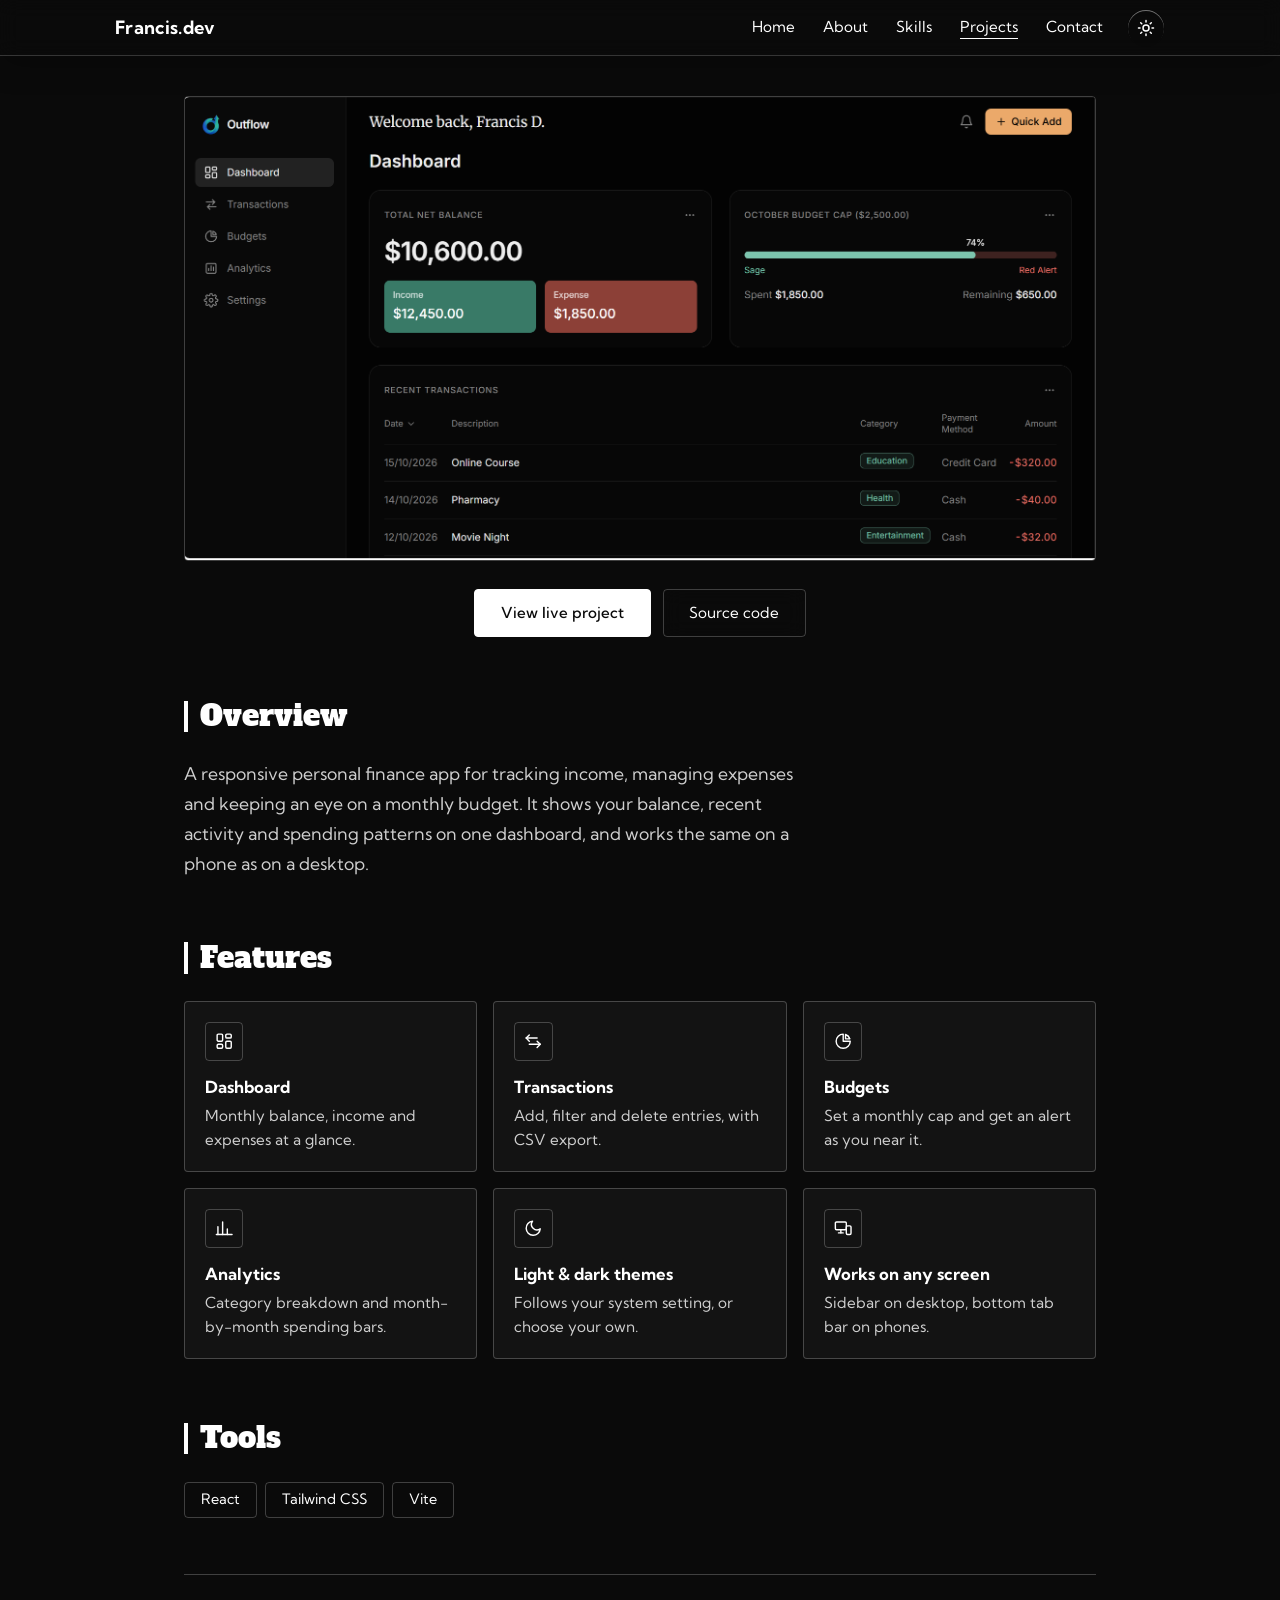
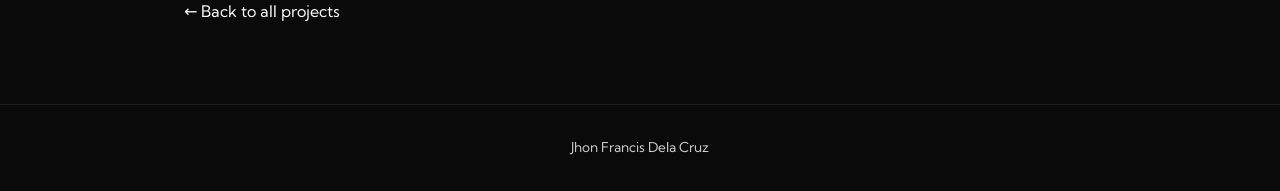
<file: BudgetTracker.html>
<!DOCTYPE html>
<html lang="en">
<head>
  <meta charset="UTF-8">
  <meta name="viewport" content="width=device-width, initial-scale=1">
  <title>Expense &amp; Budget Tracker | Francis Dela Cruz</title>
  <meta name="description" content="Expense &amp; Budget Tracker: a responsive personal finance app for tracking income, managing expenses and monitoring monthly budgets. Built with React, Tailwind CSS and Vite.">

  <link rel="preconnect" href="https://fonts.googleapis.com">
  <link rel="preconnect" href="https://fonts.gstatic.com" crossorigin>
  <link href="https://fonts.googleapis.com/css2?family=Alfa+Slab+One&family=Jaro:opsz@6..72&family=Kumbh+Sans:wght@400;500;700&display=swap" rel="stylesheet">

  <!-- Apply the saved theme before the page paints (same as index.html) -->
  <script>
    try {
      var saved = localStorage.getItem("theme");
      document.documentElement.setAttribute("data-theme", saved === "light" ? "light" : "dark");
    } catch (e) {
      document.documentElement.setAttribute("data-theme", "dark");
    }
  </script>

  <!-- Site styles first, then this page's styles -->
  <link rel="stylesheet" href="css/style.css">
  <link rel="stylesheet" href="css/projectsPage.css">
</head>
<body class="project-body">

  <nav class="nav" aria-label="Main" id="mainNav">
    <a class="nav__logo" href="index.html#home">Francis.dev</a>
    <div class="nav__right">
      <ul class="nav__links" id="navLinks">
        <li><a href="index.html#home">Home</a></li>
        <li><a href="index.html#about">About</a></li>
        <li><a href="index.html#skills">Skills</a></li>
        <li><a href="index.html#projects" class="is-active" aria-current="page">Projects</a></li>
        <li><a href="index.html#contact">Contact</a></li>
      </ul>

      <button class="theme-toggle" id="themeToggle" type="button" aria-label="Switch to light mode" title="Switch to light mode">
        <svg class="theme-toggle__sun" viewBox="0 0 24 24" fill="none" stroke="currentColor" stroke-width="2" stroke-linecap="round" stroke-linejoin="round" aria-hidden="true"><circle cx="12" cy="12" r="4"/><path d="M12 2v2M12 20v2M4.93 4.93l1.41 1.41M17.66 17.66l1.41 1.41M2 12h2M20 12h2M4.93 19.07l1.41-1.41M17.66 6.34l1.41-1.41"/></svg>
        <svg class="theme-toggle__moon" viewBox="0 0 24 24" fill="none" stroke="currentColor" stroke-width="2" stroke-linecap="round" stroke-linejoin="round" aria-hidden="true"><path d="M21 12.79A9 9 0 1 1 11.21 3a7 7 0 0 0 9.79 9.79z"/></svg>
      </button>

      <!-- Hamburger (mobile only) -->
      <button class="nav__burger" id="navBurger" type="button" aria-label="Open menu" aria-expanded="false" aria-controls="navLinks">
        <span></span><span></span><span></span>
      </button>
    </div>
  </nav>

  <main class="project-page">
    <h1 class="visually-hidden">Expense &amp; Budget Tracker</h1>

    <!-- Screenshot in a browser frame -->
    <figure class="project-page__shot">
      <a href="https://outflow-expense-tracker.vercel.app/" target="_blank" rel="noopener noreferrer" aria-label="Open the live Expense and Budget Tracker in a new tab">
        <img src="assets/projects/expense-tracker.png" width="1882" height="957" fetchpriority="high"
             alt="Expense and Budget Tracker dashboard showing total balance, income, expenses, an October budget cap at 74% and a list of recent transactions">
      </a>
    </figure>

    <div class="project-page__actions">
      <a class="btn btn--primary" href="https://outflow-expense-tracker.vercel.app/" target="_blank" rel="noopener noreferrer">View live project</a>
      <a class="btn" href="https://github.com/JhonFrancisDelaCruz/Expense-Tracker" target="_blank" rel="noopener noreferrer">Source code</a>
    </div>

    <section aria-labelledby="overview-title">
      <h2 id="overview-title">Overview</h2>
      <p class="project-page__lead">
        A responsive personal finance app for tracking income, managing expenses
        and keeping an eye on a monthly budget. It shows your balance, recent
        activity and spending patterns on one dashboard, and works the same on a
        phone as on a desktop.
      </p>
    </section>

    <section aria-labelledby="features-title">
      <h2 id="features-title">Features</h2>
      <ul class="project-page__features">
        <li>
          <svg viewBox="0 0 24 24" fill="none" stroke="currentColor" stroke-width="1.8" stroke-linecap="round" stroke-linejoin="round" aria-hidden="true"><rect x="3" y="3" width="7" height="9" rx="1.5"/><rect x="14" y="3" width="7" height="5" rx="1.5"/><rect x="14" y="12" width="7" height="9" rx="1.5"/><rect x="3" y="16" width="7" height="5" rx="1.5"/></svg>
          <strong>Dashboard</strong>Monthly balance, income and expenses at a glance.
        </li>
        <li>
          <svg viewBox="0 0 24 24" fill="none" stroke="currentColor" stroke-width="1.8" stroke-linecap="round" stroke-linejoin="round" aria-hidden="true"><path d="M7 4 3 8l4 4"/><path d="M3 8h14"/><path d="m17 20 4-4-4-4"/><path d="M21 16H7"/></svg>
          <strong>Transactions</strong>Add, filter and delete entries, with CSV export.
        </li>
        <li>
          <svg viewBox="0 0 24 24" fill="none" stroke="currentColor" stroke-width="1.8" stroke-linecap="round" stroke-linejoin="round" aria-hidden="true"><path d="M21 12A9 9 0 1 1 12 3v9z"/><path d="M15 3.5A9 9 0 0 1 20.5 9H15z"/></svg>
          <strong>Budgets</strong>Set a monthly cap and get an alert as you near it.
        </li>
        <li>
          <svg viewBox="0 0 24 24" fill="none" stroke="currentColor" stroke-width="1.8" stroke-linecap="round" stroke-linejoin="round" aria-hidden="true"><path d="M4 20V10"/><path d="M10 20V4"/><path d="M16 20v-7"/><path d="M22 20H2"/></svg>
          <strong>Analytics</strong>Category breakdown and month-by-month spending bars.
        </li>
        <li>
          <svg viewBox="0 0 24 24" fill="none" stroke="currentColor" stroke-width="1.8" stroke-linecap="round" stroke-linejoin="round" aria-hidden="true"><path d="M21 12.79A9 9 0 1 1 11.21 3a7 7 0 0 0 9.79 9.79z"/></svg>
          <strong>Light &amp; dark themes</strong>Follows your system setting, or choose your own.
        </li>
        <li>
          <svg viewBox="0 0 24 24" fill="none" stroke="currentColor" stroke-width="1.8" stroke-linecap="round" stroke-linejoin="round" aria-hidden="true"><rect x="2" y="4" width="14" height="10" rx="1.5"/><path d="M6 18h6"/><path d="M9 14v4"/><rect x="16" y="9" width="6" height="11" rx="1.5"/></svg>
          <strong>Works on any screen</strong>Sidebar on desktop, bottom tab bar on phones.
        </li>
      </ul>
    </section>

    <section aria-labelledby="tools-title">
      <h2 id="tools-title">Tools</h2>
      <ul class="project-page__tools">
        <li>React</li>
        <li>Tailwind CSS</li>
        <li>Vite</li>
      </ul>
    </section>

    <p class="project-page__back">
      <a href="index.html#projects">&larr; Back to all projects</a>
    </p>
  </main>

  <footer class="footer">
    <p>Jhon Francis Dela Cruz</p>
  </footer>

  <script>
    /* Darken the glass navbar a little once the page scrolls */
    (function () {
      var nav = document.getElementById("mainNav");
      if (!nav) return;
      var update = function () { nav.classList.toggle("is-scrolled", window.scrollY > 20); };
      update();
      window.addEventListener("scroll", update, { passive: true });
    })();
  </script>
  <script>
    /* Light / dark mode toggle (remembers the choice, shared with index.html) */
    (function () {
      var root = document.documentElement;
      var btn = document.getElementById("themeToggle");
      if (!btn) return;

      var sync = function () {
        var light = root.getAttribute("data-theme") === "light";
        var label = light ? "Switch to dark mode" : "Switch to light mode";
        btn.setAttribute("aria-label", label);
        btn.setAttribute("title", label);
      };
      sync();

      btn.addEventListener("click", function () {
        var next = root.getAttribute("data-theme") === "light" ? "dark" : "light";
        root.setAttribute("data-theme", next);
        try { localStorage.setItem("theme", next); } catch (e) {}
        sync();
      });
    })();
  </script>
  <script>
    /* Hamburger menu */
    (function () {
      var burger = document.getElementById("navBurger");
      var nav    = document.getElementById("mainNav");
      var links  = document.getElementById("navLinks");
      if (!burger || !nav || !links) return;

      var close = function () {
        nav.classList.remove("nav--open");
        burger.setAttribute("aria-expanded", "false");
        burger.setAttribute("aria-label", "Open menu");
      };

      burger.addEventListener("click", function () {
        var open = nav.classList.toggle("nav--open");
        burger.setAttribute("aria-expanded", open ? "true" : "false");
        burger.setAttribute("aria-label", open ? "Close menu" : "Open menu");
      });

      links.addEventListener("click", function (e) { if (e.target.tagName === "A") close(); });
      document.addEventListener("keydown", function (e) { if (e.key === "Escape") close(); });
      document.addEventListener("click", function (e) { if (!nav.contains(e.target)) close(); });
    })();
  </script>
</body>
</html>
</file>
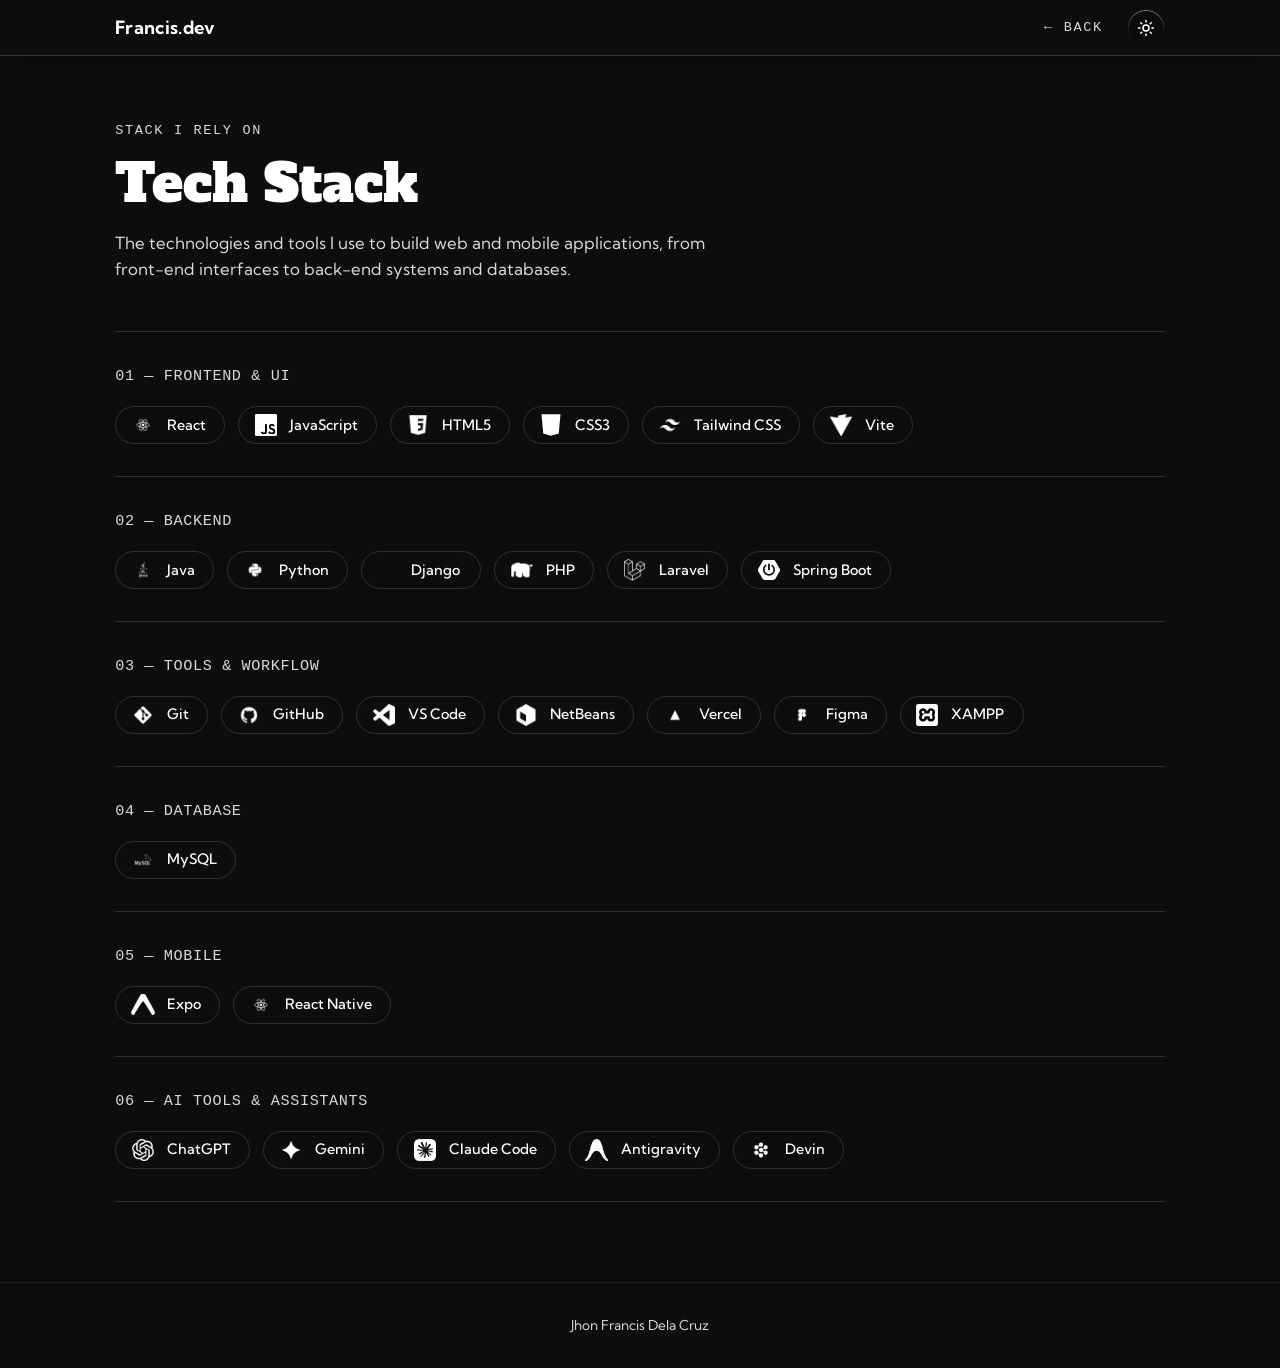
<file: Stack.html>
<!DOCTYPE html>
<html lang="en">
<head>
  <meta charset="UTF-8">
  <meta name="viewport" content="width=device-width, initial-scale=1">
  <title>Tech Stack | Francis Dela Cruz</title>
  <meta name="description" content="The technologies and tools Jhon Francis Dela Cruz uses to build web and mobile applications.">

  <link rel="preconnect" href="https://fonts.googleapis.com">
  <link rel="preconnect" href="https://fonts.gstatic.com" crossorigin>
  <link href="https://fonts.googleapis.com/css2?family=Alfa+Slab+One&family=Jaro:opsz@6..72&family=Kumbh+Sans:wght@400;500;700&display=swap" rel="stylesheet">

  <!-- Same theme handling as the main page -->
  <script>
    document.documentElement.classList.add("js");
    try {
      var saved = localStorage.getItem("theme");
      document.documentElement.setAttribute("data-theme", saved === "light" ? "light" : "dark");
    } catch (e) {
      document.documentElement.setAttribute("data-theme", "dark");
    }
  </script>

  <link rel="stylesheet" href="css/style.css">
  <link rel="stylesheet" href="css/stack.css">
</head>
<body>
  <nav class="nav" aria-label="Main">
    <a class="nav__logo" href="index.html">Francis.dev</a>
    <div class="nav__right">
      <a class="stackBack" href="index.html#skills"><span aria-hidden="true">←</span> Back</a>

      <button class="theme-toggle" id="themeToggle" type="button" aria-label="Switch to light mode" title="Switch to light mode">
        <svg class="theme-toggle__sun" viewBox="0 0 24 24" fill="none" stroke="currentColor" stroke-width="2" stroke-linecap="round" stroke-linejoin="round" aria-hidden="true"><circle cx="12" cy="12" r="4"/><path d="M12 2v2M12 20v2M4.93 4.93l1.41 1.41M17.66 17.66l1.41 1.41M2 12h2M20 12h2M4.93 19.07l1.41-1.41M17.66 6.34l1.41-1.41"/></svg>
        <svg class="theme-toggle__moon" viewBox="0 0 24 24" fill="none" stroke="currentColor" stroke-width="2" stroke-linecap="round" stroke-linejoin="round" aria-hidden="true"><path d="M21 12.79A9 9 0 1 1 11.21 3a7 7 0 0 0 9.79 9.79z"/></svg>
      </button>
    </div>
  </nav>

  <main class="stackPage">
    <header class="stackPage__header">
      <p class="stackPage__eyebrow">Stack I rely on</p>
      <h1 class="stackPage__title">Tech Stack</h1>
      <p class="stackPage__intro">
        The technologies and tools I use to build web and mobile applications,
        from front-end interfaces to back-end systems and databases.
      </p>
    </header>

    <!-- --c = brand color on hover, --cl = darker color for light mode (optional) -->
    <div class="stackGrid">

      <section class="stackGroup" aria-labelledby="g-frontend">
        <div class="stackGroup__head">
          <h2 class="stackGroup__title" id="g-frontend">Frontend &amp; UI</h2>
        </div>
        <ul class="stackList">
          <li class="stackPill" style="--c:#61DAFB; --cl:#0A9FC2"><img class="stackPill__logo" src="assets/icons/react.png" alt="" width="22" height="22" loading="lazy" decoding="async">React</li>
          <li class="stackPill" style="--c:#F7DF1E; --cl:#C9A800" data-logo="js"><img class="stackPill__logo" src="assets/icons/js.jpg" alt="" width="22" height="22" loading="lazy" decoding="async">JavaScript</li>
          <li class="stackPill" style="--c:#E34F26"><img class="stackPill__logo" src="assets/icons/html.png" alt="" width="22" height="22" loading="lazy" decoding="async">HTML5</li>
          <li class="stackPill" style="--c:#1572B6"><img class="stackPill__logo" src="assets/icons/css3.svg" alt="" width="22" height="22" loading="lazy" decoding="async">CSS3</li>
          <li class="stackPill" style="--c:#06B6D4"><img class="stackPill__logo" src="assets/icons/tailwind.png" alt="" width="22" height="22" loading="lazy" decoding="async">Tailwind CSS</li>
          <li class="stackPill" style="--c:#646CFF"><img class="stackPill__logo" src="assets/icons/vite.png" alt="" width="22" height="22" loading="lazy" decoding="async">Vite</li>
        </ul>
      </section>

      <section class="stackGroup" aria-labelledby="g-backend">
        <div class="stackGroup__head">
          <h2 class="stackGroup__title" id="g-backend">Backend</h2>
        </div>
        <ul class="stackList">
          <li class="stackPill" style="--c:#ED8B00"><img class="stackPill__logo" src="assets/icons/java.png" alt="" width="22" height="22" loading="lazy" decoding="async">Java</li>
          <li class="stackPill" style="--c:#3776AB"><img class="stackPill__logo" src="assets/icons/python.png" alt="" width="22" height="22" loading="lazy" decoding="async">Python</li>
          <li class="stackPill" style="--c:#44B78B; --cl:#092E20"><span class="stackPill__icon" style="--i:url(https://cdn.simpleicons.org/django)"></span>Django</li>
          <li class="stackPill" style="--c:#777BB4"><img class="stackPill__logo" src="assets/icons/php.png" alt="" width="22" height="22" loading="lazy" decoding="async">PHP</li>
          <li class="stackPill" style="--c:#FF2D20"><img class="stackPill__logo" src="assets/icons/laravel.png" alt="" width="22" height="22" loading="lazy" decoding="async">Laravel</li>
          <li class="stackPill" style="--c:#40bf53; --cl:#092E20"><img class="stackPill__logo" src="assets/icons/springboot.svg" alt="" width="22" height="22" loading="lazy" decoding="async">Spring Boot</li>
        </ul>
      </section>

      <section class="stackGroup" aria-labelledby="g-tools">
        <div class="stackGroup__head">
          <h2 class="stackGroup__title" id="g-tools">Tools &amp; Workflow</h2>
        </div>
        <ul class="stackList">
          <li class="stackPill" style="--c:#F05032"><img class="stackPill__logo" src="assets/icons/git.png" alt="" width="22" height="22" loading="lazy" decoding="async">Git</li>
          <li class="stackPill" data-logo="keep"><img class="stackPill__logo" src="assets/icons/github.png" alt="" width="22" height="22" loading="lazy" decoding="async">GitHub</li>
          <li class="stackPill" style="--c:#007ACC"><img class="stackPill__logo" src="assets/icons/vscode.png" alt="" width="22" height="22" loading="lazy" decoding="async">VS Code</li>
          <li class="stackPill" style="--c:#1B6AC6"><img class="stackPill__logo" src="assets/icons/netbeans.png" alt="" width="22" height="22" loading="lazy" decoding="async">NetBeans</li>
          <li class="stackPill" data-logo="keep"><img class="stackPill__logo" src="assets/icons/vercel.png" alt="" width="22" height="22" loading="lazy" decoding="async">Vercel</li>
          <li class="stackPill" style="--c:#F24E1E"><img class="stackPill__logo" src="assets/icons/figma.png" alt="" width="22" height="22" loading="lazy" decoding="async">Figma</li>
          <li class="stackPill" style="--c:#FB7A24" data-logo="xampp"><img class="stackPill__logo" src="assets/icons/xampp.svg" alt="" width="22" height="22" loading="lazy" decoding="async">XAMPP</li>
        </ul>
      </section>

      <section class="stackGroup" aria-labelledby="g-database">
        <div class="stackGroup__head">
          <h2 class="stackGroup__title" id="g-database">Database</h2>
        </div>
        <ul class="stackList">
          <li class="stackPill" style="--c:#4479A1"><img class="stackPill__logo" src="assets/icons/mysql.png" alt="" width="22" height="22" loading="lazy" decoding="async">MySQL</li>
        </ul>
      </section>

      <section class="stackGroup" aria-labelledby="g-mobile">
        <div class="stackGroup__head">
          <h2 class="stackGroup__title" id="g-mobile">Mobile</h2>
        </div>
        <ul class="stackList">
          <li class="stackPill"><img class="stackPill__logo" src="assets/icons/expo.png" alt="" width="22" height="22" loading="lazy" decoding="async">Expo</li>
          <li class="stackPill" style="--c:#61DAFB; --cl:#0A9FC2"><img class="stackPill__logo" src="assets/icons/react.png" alt="" width="22" height="22" loading="lazy" decoding="async">React Native</li>
        </ul>
      </section>

      <section class="stackGroup" aria-labelledby="g-ai">
        <div class="stackGroup__head">
          <h2 class="stackGroup__title" id="g-ai">AI Tools &amp; Assistants</h2>
        </div>
        <ul class="stackList">
          <li class="stackPill" data-logo="keep"><img class="stackPill__logo" src="assets/icons/chatgpt.png" alt="" width="22" height="22" loading="lazy" decoding="async">ChatGPT</li>
          <li class="stackPill" style="--c:#4285F4"><img class="stackPill__logo" src="assets/icons/gemini.png" alt="" width="22" height="22" loading="lazy" decoding="async">Gemini</li>
          <li class="stackPill" style="--c:#D97757"><img class="stackPill__logo" src="assets/icons/claude.png" alt="" width="22" height="22" loading="lazy" decoding="async">Claude Code</li>
          <li class="stackPill" style="--c:#4285F4"><img class="stackPill__logo" src="assets/icons/antigravity.png" alt="" width="22" height="22" loading="lazy" decoding="async">Antigravity</li>
          <li class="stackPill" style="--c:#2AB5A5"><img class="stackPill__logo" src="assets/icons/devin.png" alt="" width="22" height="22" loading="lazy" decoding="async">Devin</li>
        </ul>
      </section>

    </div>
  </main>

  <footer class="footer">
    <p>Jhon Francis Dela Cruz</p>
  </footer>

  <script>
    /* Light / dark mode toggle (remembers the choice) */
    (function () {
      var root = document.documentElement;
      var btn = document.getElementById("themeToggle");
      if (!btn) return;

      var sync = function () {
        var light = root.getAttribute("data-theme") === "light";
        var label = light ? "Switch to dark mode" : "Switch to light mode";
        btn.setAttribute("aria-label", label);
        btn.setAttribute("title", label);
      };
      sync();

      btn.addEventListener("click", function () {
        var next = root.getAttribute("data-theme") === "light" ? "dark" : "light";
        root.setAttribute("data-theme", next);
        try { localStorage.setItem("theme", next); } catch (e) {}
        sync();
      });
    })();
  </script>
  <script src="js/reveal.js" defer></script>
</body>
</html>
</file>
<file: css/style.css>
:root {
  --bg: #0d0d0d;
  --circle: #2c3f2b;
  --green: #ffffff;
  --green-btn: #f9fcf9;
  --text-soft: #d6dbd3;
  --text: #ffffff;
  --glow: rgba(2, 116, 0, 0.217);
  --gutter: clamp(1.5rem, 9vw, 8rem);
  --nav-h: 3.5rem;

  --font-title: "Jaro", "Arial Black", sans-serif;
  --font-name: "Alfa Slab One", Georgia, serif;
  --font-body: "Kumbh Sans", system-ui, sans-serif;
}

*,
*::before,
*::after {
  box-sizing: border-box;
}

html {
  scroll-behavior: smooth;
}

body {
  margin: 0;
  background: var(--bg);
  color: var(--text);
  font-family: var(--font-body);
  line-height: 1.6;
}

.nav {
  position: fixed;
  top: 0;
  left: 0;
  right: 0;
  z-index: 50;
  display: flex;
  align-items: center;
  justify-content: space-between;
  min-height: var(--nav-h);
  padding: 0.5rem var(--gutter);
  border-bottom: 1px solid rgba(255, 255, 255, 0.18);
  box-shadow: 0 8px 30px rgba(0, 0, 0, 0.25);
  -webkit-backdrop-filter: blur(16px) saturate(160%);
  backdrop-filter: blur(10px) saturate(160%);
  transition: background-color 0.3s ease, box-shadow 0.3s ease;
}

/* Slightly darker glass once the page has scrolled, so links stay readable */
.nav.is-scrolled {
  background:
    radial-gradient(ellipse 30% 160% at 0% 0%, rgba(0, 0, 0, 0.22), transparent 70%),
    rgba(9, 9, 9, 0.55);
  box-shadow: 0 10px 34px rgba(0, 0, 0, 0.4);
}

.nav__logo {
  font-weight: 700;
  font-size: 1.15rem;
  letter-spacing: 0.01em;
  color: var(--green);
  text-decoration: none;
}

.nav__links {
  display: flex;
  gap: 1.75rem;
  margin: 0;
  padding: 0;
  list-style: none;
  font-size: 0.95rem;
}

.nav__links a {
  color: var(--text);
  text-decoration: none;
  padding-bottom: 2px;
  border-bottom: 1px solid transparent;
  transition: color 0.2s ease, border-color 0.2s ease;
}

.nav__links a:hover {
  color: var(--green);
  border-bottom-color: var(--green);
}

/* Link of the section currently in view (set by the scroll script) */
.nav__links a.is-active {
  color: var(--green);
  border-bottom-color: var(--green);
}

.nav a:focus-visible,
.hero__socials a:focus-visible {
  outline: 2px solid var(--green);
  outline-offset: 4px;
}

/* ---------- Hero (desktop) ---------- */
.hero {
  position: relative;
  min-height: 100vh;
  min-height: 100svh;
  overflow: hidden;
  display: flex;
  align-items: center;
  padding-top: var(--nav-h);
}

.hero::before,
.hero::after {
  content: "";
  position: absolute;
  border-radius: 50%;
  filter: blur(70px);
  pointer-events: none;
  z-index: 0;
}

.hero::before {
  width: 32vw;
  height: 32vw;
  right: 8%;
  top: 20%;
}

.hero::after {
  width: 26vw;
  height: 26vw;
  left: 22%;
  bottom: -8%;
}

/* Frosted glass panel behind the hero text */
.hero__text {
  position: relative;
  z-index: 2;
  margin-left: var(--gutter);
  max-width: 30rem;
  padding: 2rem 2.25rem;
  background: linear-gradient(135deg, rgba(255, 255, 255, 0), rgba(255, 255, 255, 0.04));
  border: 1px solid rgba(255, 255, 255, 0.13);
  border-radius: 14px;
  box-shadow:
    0 12px 40px rgba(0, 0, 0, 0.35),
    inset 0 1px 0 rgba(249, 249, 249, 0.135);
  -webkit-backdrop-filter: blur(16px) saturate(150%);
  backdrop-filter: blur(16px) saturate(150%);
}

.hero__greeting {
  margin: 0;
  font-size: 1.2rem;
  color: var(--green);
}

.hero__name {
  margin: 0.25rem 0 0.4rem;
  font-family: var(--font-name);
  font-weight: 400;
  font-size: clamp(1.6rem, 2.6vw, 2.4rem);
  line-height: 1.2;
}

.hero__role {
  margin: 0 0 1.25rem;
  font-size: 1.15rem;
  color: var(--green);
}

.hero__bio {
  margin: 0 0 1.75rem;
  font-size: 0.95rem;
  max-width: 24rem;
  color: var(--text);
}

.hero__actions {
  display: flex;
  flex-wrap: wrap;
  gap: 0.75rem;
}

.btn {
  display: inline-block;
  padding: 0.7rem 1.6rem;
  border: 1px solid rgba(255, 255, 255, 0.35);
  border-radius: 14px;
  background: rgba(255, 255, 255, 0.1);
  box-shadow: inset 0 1px 0 rgba(255, 255, 255, 0.25);
  -webkit-backdrop-filter: blur(10px);
  backdrop-filter: blur(10px);
  color: var(--text);
  text-decoration: none;
  font-size: 0.95rem;
  transition: background-color 0.2s ease, border-color 0.2s ease, transform 0.2s ease;
}

.btn:hover {
  background: rgba(255, 255, 255, 0.12);
  border-color: var(--text);
  transform: translateY(-2px);
}

.btn--primary {
  background: rgba(239, 237, 237, 0.7);
  border-color: rgba(255, 255, 255, 0.45);
  color: rgb(0, 0, 0);
  font-weight: 500;
}

.btn--primary:hover {
  background: rgba(246, 246, 246, 0.9);
  border-color: var(--text);
}

.btn:focus-visible {
  outline: 2px solid var(--green);
  outline-offset: 3px;
}

.hero__socials {
  display: flex;
  gap: 1.25rem;
  margin: 1.75rem 0 0;
  padding: 0;
  list-style: none;
  font-size: 0.85rem;
}

.hero__socials a {
  color: var(--text-soft);
  text-decoration: underline;
  text-decoration-color: rgba(255, 255, 255, 0.3);
  text-underline-offset: 4px;
  transition: color 0.2s ease, text-decoration-color 0.2s ease;
}

.hero__socials a:hover {
  color: var(--green);
  text-decoration-color: var(--green);
}

.hero__visual {
  position: absolute;
  top: var(--nav-h);
  right: 0;
  bottom: 0;
  width: 58%;
  z-index: 1;
}

.hero__title {
  position: absolute;
  top: 8vh;
  left: 33%;
  margin: 0;
  z-index: 2;
  font-family: var(--font-title);
  font-weight: 400;
  font-size: clamp(7.60rem, 9.70vw, 8.5rem);
  line-height: 1;
  white-space: nowrap;
}

.hero__photo {
  position: absolute;
  right: 12%;
  bottom: 0;
  height: 81vh;
  width: auto;
  max-width: 60%;
  z-index: 2;
}

/* ---------- JavaScript-driven effects ---------- */
.hero__role {
  min-height: 1.7em;
}

.hero__cursor {
  display: inline-block;
  width: 2px;
  height: 1.1em;
  margin-left: 3px;
  vertical-align: text-bottom;
  background: var(--green);
  animation: blink 1s steps(1) infinite;
}

@keyframes blink {
  50% { opacity: 0; }
}

/* Load-in sequence: text lines rise in one after another, then the title and photo fade in */
.js .hero__text > * {
  opacity: 0;
  transform: translateY(16px);
  transition: opacity 0.6s ease, transform 0.6s ease;
}

.js .hero__title,
.js .hero__photo {
  opacity: 0;
  transition: opacity 0.9s ease;
}

.js.is-loaded .hero__text > * {
  opacity: 1;
  transform: none;
}

.js.is-loaded .hero__title,
.js.is-loaded .hero__photo {
  opacity: 1;
}

.js .hero__text > :nth-child(2) { transition-delay: 0.1s; }
.js .hero__text > :nth-child(3) { transition-delay: 0.2s; }
.js .hero__text > :nth-child(4) { transition-delay: 0.3s; }
.js .hero__text > :nth-child(5) { transition-delay: 0.4s; }
.js .hero__text > :nth-child(6) { transition-delay: 0.5s; }
.js .hero__title { transition-delay: 0.3s; }
.js .hero__photo { transition-delay: 0.5s; }

/* Mouse parallax (set by script.js) uses the separate "translate" property
   so it doesn't clash with the transforms used on mobile */
.hero__title,
.hero__photo {
  translate: var(--px, 0) var(--py, 0);
}

/* ---------- Tablet / mobile ---------- */
@media (max-width: 960px) {
  .nav {
    padding: 0.75rem 1.5rem;
    flex-wrap: wrap;
    row-gap: 0.4rem;
  }

  .nav__logo {
    font-size: 1.05rem;
  }

  .nav__links {
    gap: 1rem;
    font-size: 0.85rem;
    flex-wrap: wrap;
  }

  /* Photo goes on top, text card below it */
  .hero {
    flex-direction: column;
    align-items: stretch;
    min-height: 100svh;
    padding-top: 0;
  }

  .hero__visual {
    order: -1;                       /* before the text */
    position: relative;
    top: auto;
    right: auto;
    bottom: auto;
    width: 100%;
    height: auto;
    margin-top: 0;
    padding-top: calc(var(--nav-h) + 1rem);
    display: flex;
    justify-content: center;
  }

  .hero__title {
    display: none;                   /* empty heading, nothing to show */
  }

  .hero__photo {
    position: relative;
    right: auto;
    bottom: auto;
    transform: none;
    display: block;
    width: auto;
    height: auto;
    max-width: min(70vw, 340px);     /* scales with the screen */
    max-height: 48svh;               /* never taller than half the screen */
    object-fit: contain;
  }

  .hero__text {
    margin: 0 1rem 2rem;
    padding: 1.5rem;
    max-width: none;
  }
}

/* ---------- Content sections ---------- */
.section {
  padding: 6rem var(--gutter);
  border-top: 1px solid rgba(255, 255, 255, 0.08);
  text-align: center;
  scroll-margin-top: calc(var(--nav-h) + 1.5rem);
}

.section__title {
  margin: 0 0 0.5rem;
  font-family: var(--font-name);
  font-weight: 400;
  font-size: clamp(1.6rem, 3vw, 2.2rem);
}

.section__intro {
  margin: 0 auto 2.5rem;
  max-width: 36rem;
  color: var(--text-soft);
}

.cards {
  display: grid;
  grid-template-columns: repeat(auto-fit, minmax(16rem, 1fr));
  gap: 1.25rem;
}

.card {
  display: flex;
  flex-direction: column;
  padding: 1.5rem;
  background: #15151518;
  border: 1px solid rgba(255, 255, 255, 0.089);
  border-radius: 10px;
  transition: border-color 0.2s ease;
}

.card:hover {
  border-color: rgba(238, 242, 238, 0.6);
}

.card h3 {
  margin: 0 0 0.5rem;
  font-size: 1.1rem;
  font-weight: 500;
}

.card p {
  margin: 0 0 1rem;
  font-size: 0.95rem;
  color: var(--text-soft);
}

.card .tags {
  margin-top: auto;
  margin-bottom: 1.25rem;
}

.card__link {
  align-self: flex-start;
  color: var(--green);
  font-size: 0.9rem;
  text-underline-offset: 4px;
}

.card__link:hover {
  color: #fbfbfb;
}

.card__link:focus-visible {
  outline: 2px solid var(--green);
  outline-offset: 4px;
}

.tags {
  display: flex;
  flex-wrap: wrap;
  gap: 0.5rem;
  margin: 0;
  padding: 0;
  list-style: none;
}

.tags li {
  padding: 0.25rem 0.75rem;
  font-size: 0.8rem;
  color: var(--text-soft);
  background: rgba(34, 195, 34, 0.1);
  border: 1px solid rgba(242, 244, 242, 0.25);
  border-radius: 999px;
}

/* ---------- Stack I rely on ---------- */
.stackHead {
  display: flex;
  align-items: center;
  justify-content: space-between;
  margin-bottom: 1.25rem;
  text-align: left;
}

.stackHead__title,
.stackHead__link {
  margin: 0;
  font-size: 0.85rem;
  font-weight: 400;
  letter-spacing: 0.12em;
  text-transform: uppercase;
  color: var(--text-soft);
  text-decoration: none;
}

.stackHead__link {
  transition: color 0.2s ease;
}

.stackHead__link:hover {
  color: var(--text);
}

.stackList {
  display: flex;
  flex-wrap: wrap;
  justify-content: flex-start;
  gap: 0.75rem;
  margin: 0;
  padding: 0;
  list-style: none;
}

.stackPill {
  display: inline-flex;
  align-items: center;
  gap: 0.6rem;
  padding: 0.5rem 1.1rem 0.5rem 0.65rem;
  font-size: 1rem;
  font-weight: 500;
  white-space: nowrap;
  color: var(--text);
  background: color-mix(in srgb, var(--text) 4%, transparent);
  border: 1px solid color-mix(in srgb, var(--text) 14%, transparent);
  border-radius: 999px;
  transition: border-color 0.2s ease, background-color 0.2s ease, transform 0.2s ease;
}

.stackPill:hover {
  background: color-mix(in srgb, var(--text) 8%, transparent);
  border-color: color-mix(in srgb, var(--text) 35%, transparent);
  transform: translateY(-2px);
}

.stackPill__icon {
  width: 22px;
  height: 22px;
  background-color: currentColor;
  -webkit-mask: var(--i) center / contain no-repeat;
          mask: var(--i) center / contain no-repeat;
  transition: background-color 0.2s ease;
}

/* Brand color on hover (--c per pill; --cl is an optional darker color for light mode) */
.stackPill:hover .stackPill__icon {
  background-color: var(--c, currentColor);
}

[data-theme="light"] .stackPill:hover .stackPill__icon {
  background-color: var(--cl, var(--c, currentColor));
}

@media (max-width: 640px) {
  .stackPill { font-size: 0.9rem; padding: 0.4rem 0.9rem 0.4rem 0.55rem; }
}

/* ---------- Footer ---------- */
.footer {
  padding: 2rem var(--gutter);
  border-top: 1px solid rgba(255, 255, 255, 0.08);
  font-size: 0.85rem;
  color: var(--text-soft);
  text-align: center;
}

.footer p {
  margin: 0;
}

/* ---------- Centered sections ---------- */
.section .tags,
.section .hero__actions {
  justify-content: center;
}

/* ---------- Theme toggle button ---------- */
.nav__right {
  display: flex;
  align-items: center;
  gap: 1.5rem;
}

.theme-toggle {
  display: grid;
  place-items: center;
  width: 38px;
  height: 38px;
  padding: 0;
  color: var(--text);
  background: rgba(7, 7, 7, 0.023);
  border: 1px solid rgba(255, 255, 255, 0);
  border-radius: 90%;
  box-shadow: inset 0 1px 0 rgba(255, 255, 255, 0.42);
  -webkit-backdrop-filter: blur(10px);
  backdrop-filter: blur(10px);
  cursor: pointer;
  transition: transform 0.2s ease, border-color 0.2s ease, color 0.2s ease;
}

.theme-toggle:hover {
  color: var(--green);
  border-color: var(--green);
  transform: rotate(15deg);
}

.theme-toggle:focus-visible {
  outline: 2px solid var(--green);
  outline-offset: 3px;
}

.theme-toggle svg {
  width: 18px;
  height: 18px;
}

/* Dark mode shows the sun (click for light); light mode shows the moon (click for dark) */
.theme-toggle__moon { display: none; }
[data-theme="light"] .theme-toggle__sun { display: none; }
[data-theme="light"] .theme-toggle__moon { display: block; }

/* ---------- Light theme ---------- */
body {
  transition: background-color 0.3s ease, color 0.3s ease;
}

[data-theme="light"] {
  color-scheme: light;
  --bg: #ede8e8;
  --green: #1b1c1b;
  --green-btn: #010101;
  --text-soft: #535252;
  --text: #0b0b0b;
  --glow: rgba(255, 255, 255, 0.345);
}

/* Navbar */
[data-theme="light"] .nav {
  background:
    radial-gradient(ellipse 30% 160% at 0% 0%, transparent 70%),
    rgba(255, 255, 255, 0.55);
  border-bottom-color: rgba(0, 0, 0, 0.08);
  box-shadow: 0 8px 30px rgba(3, 3, 3, 0.08);
}

[data-theme="light"] .nav.is-scrolled {
  background:
    radial-gradient(ellipse 30% 160% at 0% 0%, rgba(34, 195, 34, 0.14), transparent 70%),
    rgba(255, 255, 255, 0.8);
  box-shadow: 0 10px 34px rgba(0, 0, 0, 0.12);
}

/* Hero */
[data-theme="light"] .hero::before,
[data-theme="light"] .hero::after {
  opacity: 0.5;
}

[data-theme="light"] .hero__text {
  background: linear-gradient(135deg, rgba(255, 255, 255, 0.75), rgba(255, 255, 255, 0.4));
  border-color: rgba(0, 0, 0, 0.08);
  box-shadow:
    0 12px 40px rgba(0, 0, 0, 0.1),
    inset 0 1px 0 rgba(255, 255, 255, 0.8);
}

[data-theme="light"] .hero__socials a {
  text-decoration-color: rgba(0, 0, 0, 0.3);
}

/* Buttons */
[data-theme="light"] .btn {
  background: rgba(253, 253, 253, 0.6);
  border-color: rgba(12, 12, 12, 0.15);
  box-shadow: inset 0 1px 0 rgba(197, 193, 193, 0.8);
}

[data-theme="light"] .btn:hover {
  background: rgba(255, 255, 255, 0.9);
}

[data-theme="light"] .btn--primary {
  background: rgba(47, 48, 47, 0.92);
  border-color: rgba(0, 0, 0, 0.1);
  color: #fff;
}

[data-theme="light"] .btn--primary:hover {
  background: rgb(2, 2, 2);
  border-color: rgba(0, 0, 0, 0.2);
}

[data-theme="light"] .theme-toggle {
  background: rgba(254, 254, 254, 0.916);
  border-color: rgba(0, 0, 0, 0.15);
  box-shadow: inset 0 1px 0 rgba(255, 255, 255, 0.8);
}

/* Sections, footer */
[data-theme="light"] .section,
[data-theme="light"] .footer {
  border-top-color: rgba(0, 0, 0, 0.08);
}

/* ---------- Nav: auto-hide (desktop) ---------- */
.nav {
  transition: background-color 0.3s ease, box-shadow 0.3s ease,
              opacity 0.35s ease, transform 0.35s ease;
}

/* Hidden state: slide up & fade out */
.nav--hidden {
  opacity: 0;
  transform: translateY(-110%);
  pointer-events: none;
}

/* ===== Hamburger button (mobile only) ===== */
.nav__burger {
  display: none; /* shown only on mobile via media query */
  flex-direction: column;
  justify-content: center;
  gap: 5px;
  width: 36px;
  height: 36px;
  padding: 6px;
  background: transparent;
  border: none;
  cursor: pointer;
  z-index: 60;
  flex-shrink: 0;
}

.nav__burger span {
  display: block;
  width: 100%;
  height: 2px;
  background: var(--text);
  border-radius: 2px;
  transition: transform 0.3s ease, opacity 0.3s ease;
  transform-origin: center;
}

/* Animated X when open */
.nav--open .nav__burger span:nth-child(1) { transform: translateY(7px) rotate(45deg); }
.nav--open .nav__burger span:nth-child(2) { opacity: 0; transform: scaleX(0); }
.nav--open .nav__burger span:nth-child(3) { transform: translateY(-7px) rotate(-45deg); }

/* ===== Project Modal ===== */
.proj-modal {
  position: fixed;
  inset: 0;
  z-index: 200;
  display: flex;
  align-items: center;
  justify-content: center;
  padding: 1rem;
}

.proj-modal[hidden] { display: none; }

.proj-modal__backdrop {
  position: absolute;
  inset: 0;
  background: rgba(0, 0, 0, 0.75);
  -webkit-backdrop-filter: blur(6px);
  backdrop-filter: blur(6px);
  cursor: pointer;
}

.proj-modal__box {
  position: relative;
  z-index: 1;
  width: min(960px, 95vw);
  height: min(88vh, 800px);
  background: var(--bg);
  border: 1px solid rgba(255, 255, 255, 0.15);
  border-radius: 18px;
  overflow: hidden;
  box-shadow: 0 24px 80px rgba(0, 0, 0, 0.6);
  display: flex;
  flex-direction: column;
}

.proj-modal__close {
  position: absolute;
  top: 0.75rem;
  right: 0.9rem;
  z-index: 10;
  width: 36px;
  height: 36px;
  border: none;
  border-radius: 50%;
  background: rgba(255, 255, 255, 0.12);
  color: var(--text);
  font-size: 1rem;
  cursor: pointer;
  display: grid;
  place-items: center;
  transition: background 0.2s ease, transform 0.2s ease;
}

.proj-modal__close:hover {
  background: rgba(255, 255, 255, 0.22);
  transform: scale(1.1);
}

.proj-modal__frame {
  flex: 1;
  width: 100%;
  height: 100%;
  border: none;
}

[data-theme="light"] .proj-modal__backdrop {
  background: rgba(0, 0, 0, 0.5);
}

[data-theme="light"] .proj-modal__box {
  border-color: rgba(0, 0, 0, 0.1);
  box-shadow: 0 24px 80px rgba(0, 0, 0, 0.2);
}

[data-theme="light"] .proj-modal__close {
  background: rgba(0, 0, 0, 0.07);
  color: var(--text);
}

[data-theme="light"] .proj-modal__close:hover {
  background: rgba(0, 0, 0, 0.14);
}

/* ===== Mobile / tablet nav overrides (burger menu) ===== */
@media (max-width: 1024px) {
  /* Show hamburger */
  .nav__burger { display: flex; }

  /* Nav never auto-hides on mobile */
  .nav--hidden {
    opacity: 1;
    transform: none;
    pointer-events: auto;
  }

  /* Hide links by default; show as dropdown when open */
  .nav__links {
    display: none;
    position: absolute;
    top: 100%;
    left: 0;
    right: 0;
    flex-direction: column;
    gap: 0;
    background: rgba(13, 13, 13, 0.96);
    -webkit-backdrop-filter: blur(16px);
    backdrop-filter: blur(16px);
    border-bottom: 1px solid rgba(255, 255, 255, 0.12);
    padding: 0.5rem 0;
    z-index: 50;
  }

  [data-theme="light"] .nav__links {
    background: rgba(237, 232, 232, 0.97);
    border-bottom-color: rgba(0, 0, 0, 0.1);
  }

  .nav--open .nav__links {
    display: flex;
  }

  .nav__links li { width: 100%; }

  .nav__links a {
    display: block;
    padding: 0.85rem 1.5rem;
    font-size: 1rem;
    border-bottom: none;
  }

  .nav__links a:hover,
  .nav__links a.is-active {
    background: rgba(245, 241, 241, 0.057);
    color: rgba(255, 255, 255, 0.498);
  }

  /* Keep logo & right controls in a single row */
  .nav {
    position: fixed;
    flex-wrap: nowrap;
    padding: 0.6rem 1rem;
    row-gap: 0;
  }

  .nav__right {
    gap: 0.75rem;
    flex-wrap: nowrap;
  }
}

/* ---------- Reduced motion ---------- */
@media (prefers-reduced-motion: reduce) {
  html { scroll-behavior: auto; }

  .nav { transition: background-color 0.3s ease, box-shadow 0.3s ease; }
  .nav--hidden { opacity: 1; transform: none; pointer-events: auto; }
  .nav__burger span { transition: none; }

  .btn { transition: none; }
  .btn:hover { transform: none; }
  body, .theme-toggle { transition: none; }
  .theme-toggle:hover { transform: none; }
  .hero__cursor { animation: none; }

  .stackPill, .stackHead__link { transition: none; }
  .stackPill:hover { transform: none; }

  .js .hero__text > *,
  .js .hero__title,
  .js .hero__photo {
    opacity: 1;
    transform: none;
    transition: none;
  }
}

/* =====================================================================
   Stack logos (real images from assets/icons)
   - dark mode  -> logos are white
   - light mode -> logos are black
   - hover      -> the original, full-color logo fades in
   All filter lists use the same functions in the same order so they can animate.
   ===================================================================== */
:root {
  --logo-mono:       grayscale(0) invert(0) brightness(0)    invert(1);
  --logo-mono-js:    grayscale(1) invert(0) brightness(1.25) invert(0);
  --logo-mono-xampp: grayscale(1) invert(1) brightness(2.4)  invert(0);
  --logo-full:       grayscale(0) invert(0) brightness(1)    invert(0);
}

[data-theme="light"] {
  --logo-mono:       grayscale(0) invert(0) brightness(0)    invert(0);
  --logo-mono-js:    grayscale(1) invert(0) brightness(1.25) invert(1);
  --logo-mono-xampp: grayscale(1) invert(1) brightness(2.4)  invert(1);
}

.stackPill__logo {
  display: block;
  width: 22px;
  height: 22px;
  flex: 0 0 22px;
  object-fit: contain;
  filter: var(--logo-mono);
  transition: filter 0.35s ease, transform 0.4s cubic-bezier(0.34, 1.56, 0.64, 1);
}

.stackPill[data-logo="js"] .stackPill__logo    { filter: var(--logo-mono-js); border-radius: 3px; }
.stackPill[data-logo="xampp"] .stackPill__logo { filter: var(--logo-mono-xampp); }

/* hover: original logo colors + a little pop */
.stackPill:hover .stackPill__logo,
.stackPill__logo:hover {
  filter: var(--logo-full);
  transform: scale(1.25) rotate(-8deg);
}

/* GitHub (black) and Vercel (white) have no color of their own:
   keep them readable on the current theme and just animate */
.stackPill[data-logo="keep"]:hover .stackPill__logo,
.stackPill[data-logo="keep"] .stackPill__logo:hover {
  filter: var(--logo-mono);
}

/* soft glow in the brand color when hovering a pill */
.stackPill:hover {
  box-shadow: 0 8px 22px -8px color-mix(in srgb, var(--c, var(--text)) 55%, transparent);
}

[data-theme="light"] .stackPill:hover {
  box-shadow: 0 8px 22px -8px color-mix(in srgb, var(--cl, var(--c, #000)) 45%, transparent);
}

.stackPill { transition: border-color 0.2s ease, background-color 0.2s ease, transform 0.25s ease, box-shadow 0.25s ease; }


/* =====================================================================
   Scroll animations (driven by reveal.js)
   ===================================================================== */
.scrollBar {
  position: fixed;
  inset: 0 0 auto 0;
  height: 3px;
  z-index: 200;
  background: var(--text);
  transform: scaleX(var(--p, 0));
  transform-origin: left;
  pointer-events: none;
  opacity: 0.85;
}

/* hidden until scrolled into view, then rises in */
.js [data-reveal]:not(.is-visible) { opacity: 0; }

.js [data-reveal].is-visible {
  animation: reveal-up 0.75s cubic-bezier(0.2, 0.7, 0.2, 1) backwards;
  animation-delay: var(--d, 0s);
}

.js [data-reveal="left"].is-visible  { animation-name: reveal-left; }
.js [data-reveal="scale"].is-visible { animation-name: reveal-scale; }

/* stack pills pop in one after another */
.js .stackList:not(.is-visible) .stackPill { opacity: 0; }

.js .stackList.is-visible .stackPill {
  animation: pill-pop 0.55s cubic-bezier(0.34, 1.56, 0.64, 1) backwards;
  animation-delay: calc(var(--n, 0) * 55ms);
}

@keyframes reveal-up    { from { opacity: 0; transform: translateY(32px); } }
@keyframes reveal-left  { from { opacity: 0; transform: translateX(-32px); } }
@keyframes reveal-scale { from { opacity: 0; transform: scale(0.94) translateY(20px); } }
@keyframes pill-pop     { from { opacity: 0; transform: translateY(18px) scale(0.8); } }

@media (prefers-reduced-motion: reduce) {
  .js [data-reveal]:not(.is-visible),
  .js .stackList:not(.is-visible) .stackPill { opacity: 1; }
  .js [data-reveal].is-visible,
  .js .stackList.is-visible .stackPill { animation: none; }
  .stackPill__logo { transition: none; }
  .stackPill:hover .stackPill__logo, .stackPill__logo:hover { transform: none; }
  .scrollBar { display: none; }
}
</file>
<file: css/projectsPage.css>
.project-body {
  --green: #fff;
  --green-btn: #fff;
  --text: #fff;
  --text-soft: #cfcfcf;
  --bg: #0a0a0a;
  --accent-rgb: 255, 255, 255;
  --line: rgba(255, 255, 255, 0.22);
  --card-bg: rgba(255, 255, 255, 0.04);
  --radius: 4px;
}

[data-theme="light"] .project-body {
  --green: #000;
  --green-btn: #000;
  --text: #000;
  --text-soft: #444;
  --bg: #f2f2f2;
  --accent-rgb: 0, 0, 0;
  --line: rgba(0, 0, 0, 0.25);
  --card-bg: rgba(0, 0, 0, 0.03);
}

.project-body .nav a:focus-visible,
.project-body .btn:focus-visible { outline-color: var(--text); }

.project-body .btn,
.project-body .theme-toggle {
  border-radius: var(--radius);
}

.project-body .theme-toggle {
  width: 38px;
  height: 38px;
  border-radius: 50%;
  display: flex;
  align-items: center;
  justify-content: center;
  cursor: pointer;
}

.project-body .btn {
  background: transparent;
  border: 1px solid var(--line);
  box-shadow: none;
}

.project-body .btn:hover {
  background: rgba(var(--accent-rgb), 0.08);
  border-color: var(--text);
}

.project-body .btn--primary {
  background: var(--text);
  border-color: var(--text);
  color: var(--bg);
}

.project-body .btn--primary:hover {
  background: var(--text);
  opacity: 0.85;
}

@media (max-width: 1024px) {
  .project-body .nav__links {
    background: var(--bg);
    border-bottom: 1px solid var(--line);
  }

  .project-body .nav__burger:focus-visible {
    outline: 2px solid var(--text);
    outline-offset: 2px;
  }

  .project-body .nav__links a:hover,
  .project-body .nav__links a.is-active {
    background: rgba(var(--accent-rgb), 0.08);
  }
}

/* ---------- Page ---------- */
.project-page {
  max-width: 960px;
  margin: 0 auto;
  /* the navbar is fixed, so leave room for it */
  padding: calc(var(--nav-h, 3.5rem) + 2.5rem) 1.5rem 5rem;
}

/* Heading kept for screen readers and search engines, not shown */
.visually-hidden {
  position: absolute;
  width: 1px;
  height: 1px;
  margin: -1px;
  padding: 0;
  overflow: hidden;
  clip: rect(0 0 0 0);
  white-space: nowrap;
  border: 0;
}

/* ---------- Screenshot: plain image, thin border ---------- */
.project-page__shot {
  margin: 0;
  border: 1px solid var(--line);
  border-radius: var(--radius);
  overflow: hidden;
}

.project-page__shot a { display: block; }

.project-page__shot img {
  display: block;
  width: 100%;
  height: auto;
}

.project-page__shot a:focus-visible {
  outline: 2px solid var(--text);
  outline-offset: -2px;
}

/* ---------- Buttons under the screenshot ---------- */
.project-page__actions {
  display: flex;
  flex-wrap: wrap;
  justify-content: center;
  gap: 0.75rem;
  margin-top: 1.75rem;
}

/* ---------- Sections ---------- */
.project-page section { margin-top: 3.5rem; }

.project-page h2 {
  display: flex;
  align-items: center;
  gap: 0.75rem;
  margin: 0 0 1.25rem;
  font-family: var(--font-name);
  font-weight: 400;
  font-size: clamp(1.4rem, 3vw, 1.8rem);
}

.project-page h2::before {
  content: "";
  width: 4px;
  height: 1.1em;
  background: var(--text);
}

.project-page__lead {
  max-width: 62ch;
  margin: 0;
  color: var(--text-soft);
  font-size: 1.1rem;
  line-height: 1.7;
}

/* ---------- Features ---------- */
.project-page__features {
  display: grid;
  grid-template-columns: repeat(auto-fit, minmax(min(250px, 100%), 1fr));
  gap: 1rem;
  margin: 0;
  padding: 0;
  list-style: none;
}

.project-page__features li {
  padding: 1.25rem;
  background: var(--card-bg);
  border: 1px solid var(--line);
  border-radius: var(--radius);
  color: var(--text-soft);
  font-size: 0.95rem;
  line-height: 1.55;
  transition: transform 0.2s ease, border-color 0.2s ease;
}

.project-page__features li:hover {
  transform: translateY(-3px);
  border-color: var(--text);
}

.project-page__features svg {
  display: block;
  width: 2.4rem;
  height: 2.4rem;
  margin-bottom: 0.85rem;
  padding: 0.55rem;
  border: 1px solid var(--line);
  border-radius: var(--radius);
  color: var(--text);
}

.project-page__features strong {
  display: block;
  margin-bottom: 0.25rem;
  color: var(--text);
  font-size: 1.05rem;
}

/* ---------- Tools ---------- */
.project-page__tools {
  display: flex;
  flex-wrap: wrap;
  gap: 0.5rem;
  margin: 0;
  padding: 0;
  list-style: none;
}

.project-page__tools li {
  padding: 0.35rem 1rem;
  border: 1px solid var(--line);
  border-radius: var(--radius);
  color: var(--text);
  font-size: 0.9rem;
}

/* ---------- Back link ---------- */
.project-page__back {
  margin: 3.5rem 0 0;
  padding-top: 1.5rem;
  border-top: 1px solid var(--line);
}

.project-page__back a {
  color: var(--text);
  text-decoration: none;
  border-bottom: 1px solid transparent;
  transition: border-color 0.2s ease;
}

.project-page__back a:hover,
.project-page__back a:focus-visible { border-bottom-color: var(--text); }

/* ---------- Phones ---------- */
@media (max-width: 480px) {
  .project-page { padding-inline: 1rem; }

  .project-page__actions .btn {
    flex: 1 1 100%;
    text-align: center;
  }
}

@media (prefers-reduced-motion: reduce) {
  .project-page__features li { transition: none; }
  .project-page__features li:hover { transform: none; }
}
</file>
<file: css/stack.css>
.stackPage {
  min-height: 100svh;
  padding: calc(var(--nav-h) + 4rem) var(--gutter) 5rem;
}

/* ---------- Page header ---------- */
.stackPage__header {
  max-width: 44rem;
  margin-bottom: 3rem;
}

.stackPage__eyebrow {
  margin: 0 0 0.75rem;
  font-family: ui-monospace, "SFMono-Regular", Menlo, Consolas, monospace;
  font-size: 0.85rem;
  letter-spacing: 0.12em;
  text-transform: uppercase;
  color: var(--text-soft);
}

.stackPage__title {
  margin: 0 0 1rem;
  font-family: var(--font-name);
  font-weight: 400;
  font-size: clamp(2rem, 5vw, 3.25rem);
  line-height: 1.15;
}

.stackPage__intro {
  margin: 0;
  max-width: 38rem;
  font-size: 1.05rem;
  color: var(--text-soft);
}

/* ---------- Category list (numbered rows, no cards) ---------- */
.stackGrid {
  display: flex;
  flex-direction: column;
  counter-reset: group;
  border-bottom: 1px solid color-mix(in srgb, var(--text) 14%, transparent);
}

.stackGroup {
  display: flex;
  flex-direction: column;
  gap: 1.1rem;
  padding: 2rem 0;
  border-top: 1px solid color-mix(in srgb, var(--text) 14%, transparent);
}

.stackGroup__head {
  display: flex;
  align-items: baseline;
  gap: 1rem;
}

/* "01 — FRONTEND & UI" */
.stackGroup__title {
  margin: 0;
  font-family: ui-monospace, "SFMono-Regular", Menlo, Consolas, monospace;
  font-size: 0.95rem;
  font-weight: 400;
  letter-spacing: 0.04em;
  text-transform: uppercase;
  color: var(--text-soft);
}

.stackGroup__title::before {
  counter-increment: group;
  content: counter(group, decimal-leading-zero) " \2014  ";
}

.stackGroup .stackList {
  margin-top: 0;
  gap: 0.8rem;
}

/* bigger pills on this page */
.stackGroup .stackPill {
  height: 38px;
  padding: 0 1.3rem 0 0.9rem;
  font-size: 0.90rem;
  gap: 0.75rem;
}

.stackGroup .stackPill__logo,
.stackGroup .stackPill__icon {
  width: 22px;
  height: 22px;
  flex-basis: 24px;
}

/* pure black pills in dark mode (hover keeps the black, only the border/glow change) */
[data-theme="dark"] .stackGroup .stackPill,
[data-theme="dark"] .stackGroup .stackPill:hover {
  background: #00000000;
}

/* ---------- Back link in the nav ---------- */
.stackBack {
  font-family: ui-monospace, "SFMono-Regular", Menlo, Consolas, monospace;
  font-size: 0.85rem;
  letter-spacing: 0.12em;
  text-transform: uppercase;
  color: var(--text-soft);
  text-decoration: none;
  transition: color 0.2s ease;
}

.stackBack:hover {
  color: var(--text);
}

.stackBack:focus-visible {
  outline: 2px solid var(--green);
  outline-offset: 4px;
}

/* ---------- Load-in ---------- */
.js .stackPage__header {
  opacity: 0;
  transform: translateY(14px);
  animation: stack-rise 0.6s ease forwards;
}

@keyframes stack-rise {
  to {
    opacity: 1;
    transform: none;
  }
}

/* ---------- Small screens ---------- */
@media (max-width: 640px) {
  .stackPage {
    padding-top: calc(var(--nav-h) + 2.5rem);
    padding-bottom: 3rem;
  }

  .stackGroup { padding: 1.5rem 0; }

  .stackGroup .stackPill {
    height: 40px;
    font-size: 1rem;
  }

  .stackBack {
    font-size: 0.75rem;
  }
}

/* ---------- Reduced motion ---------- */
@media (prefers-reduced-motion: reduce) {
  .js .stackPage__header {
    opacity: 1;
    transform: none;
    animation: none;
  }

  .stackBack {
    transition: none;
  }
}
</file>
